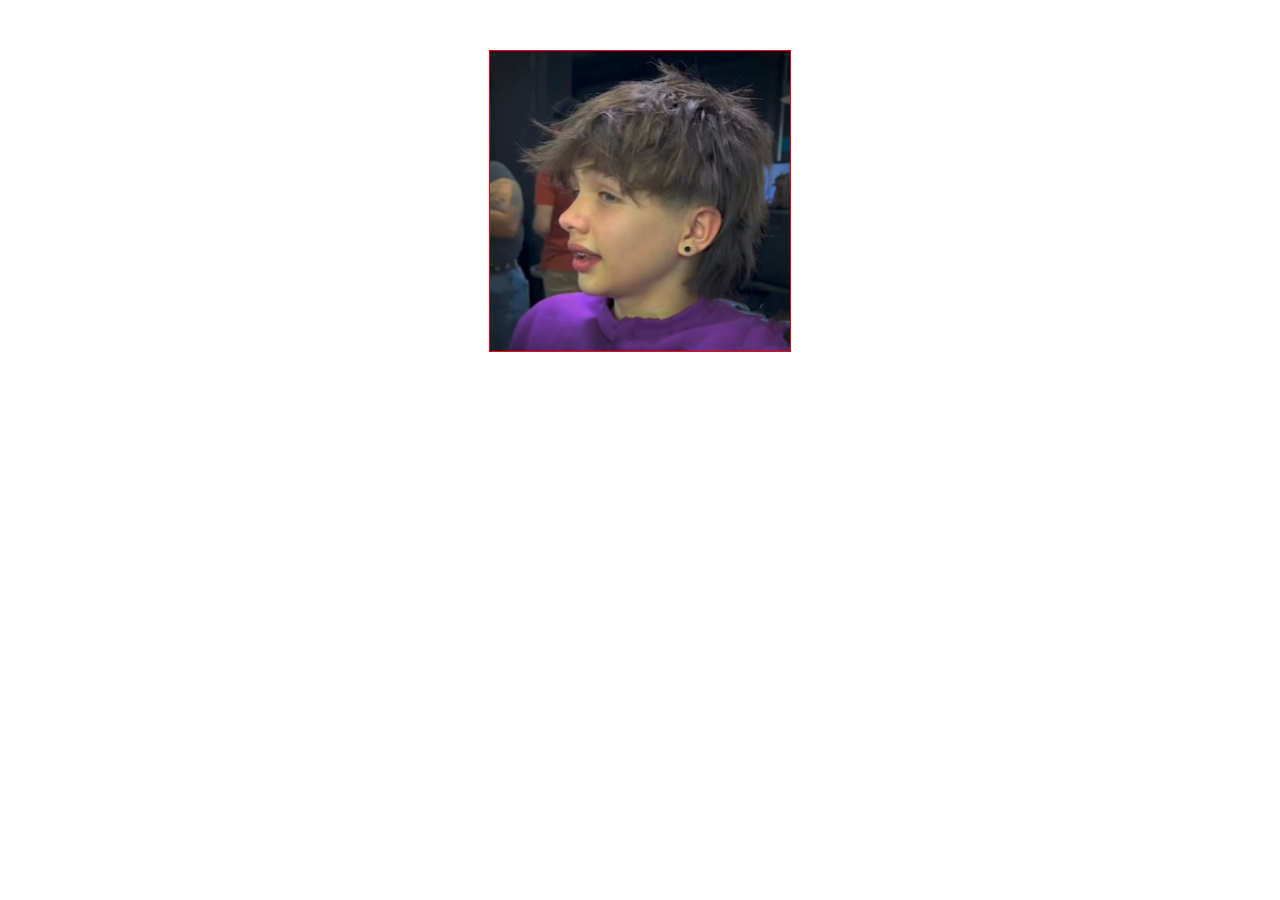
<file: index.html>
<!DOCTYPE html>
<html lang="en">
<head>
    <meta charset="UTF-8">
    <meta name="viewport" content="width=device-width, initial-scale=1.0">
    <title>Document</title>
    <link rel="stylesheet" href="./style.css">
</head>
<body>
    <div class="box">
        <img src="./photo_2024-09-12_07-10-48.jpg" alt="">
    </div>
</body>
</html>
</file>
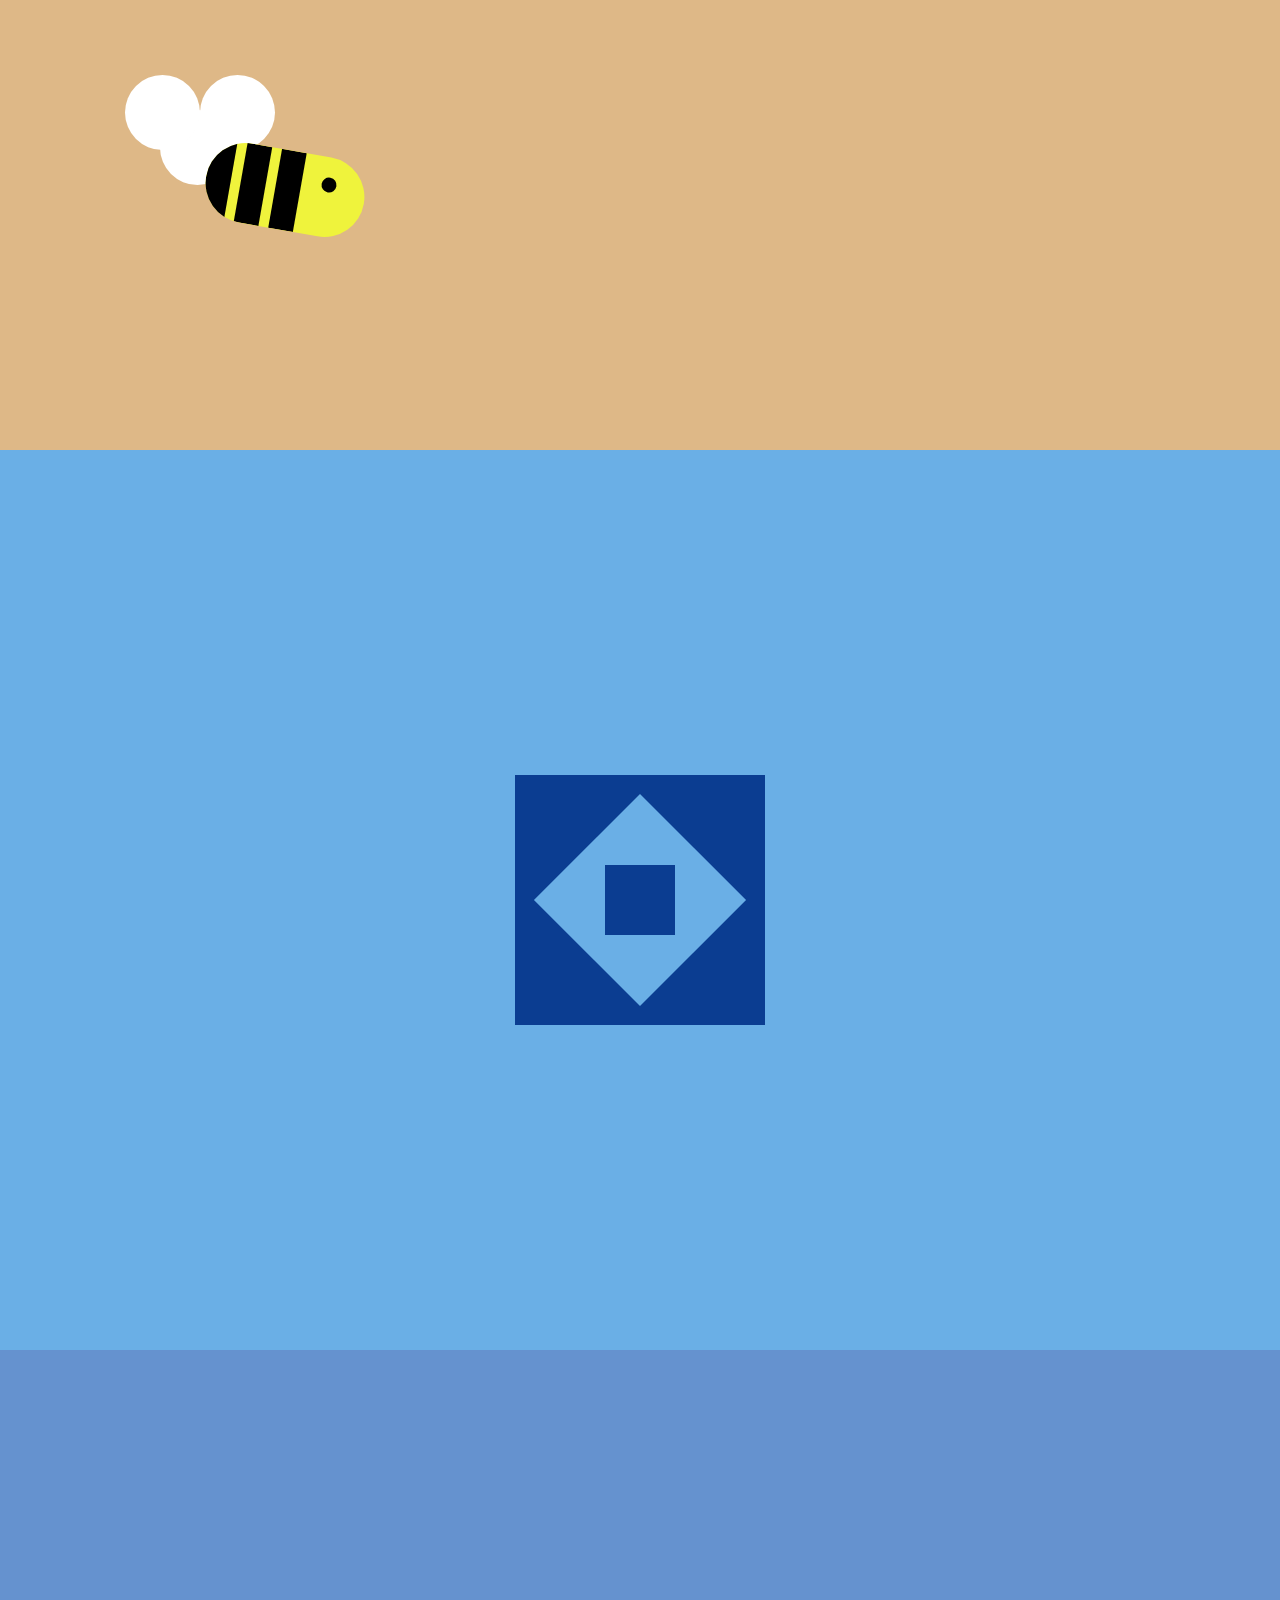
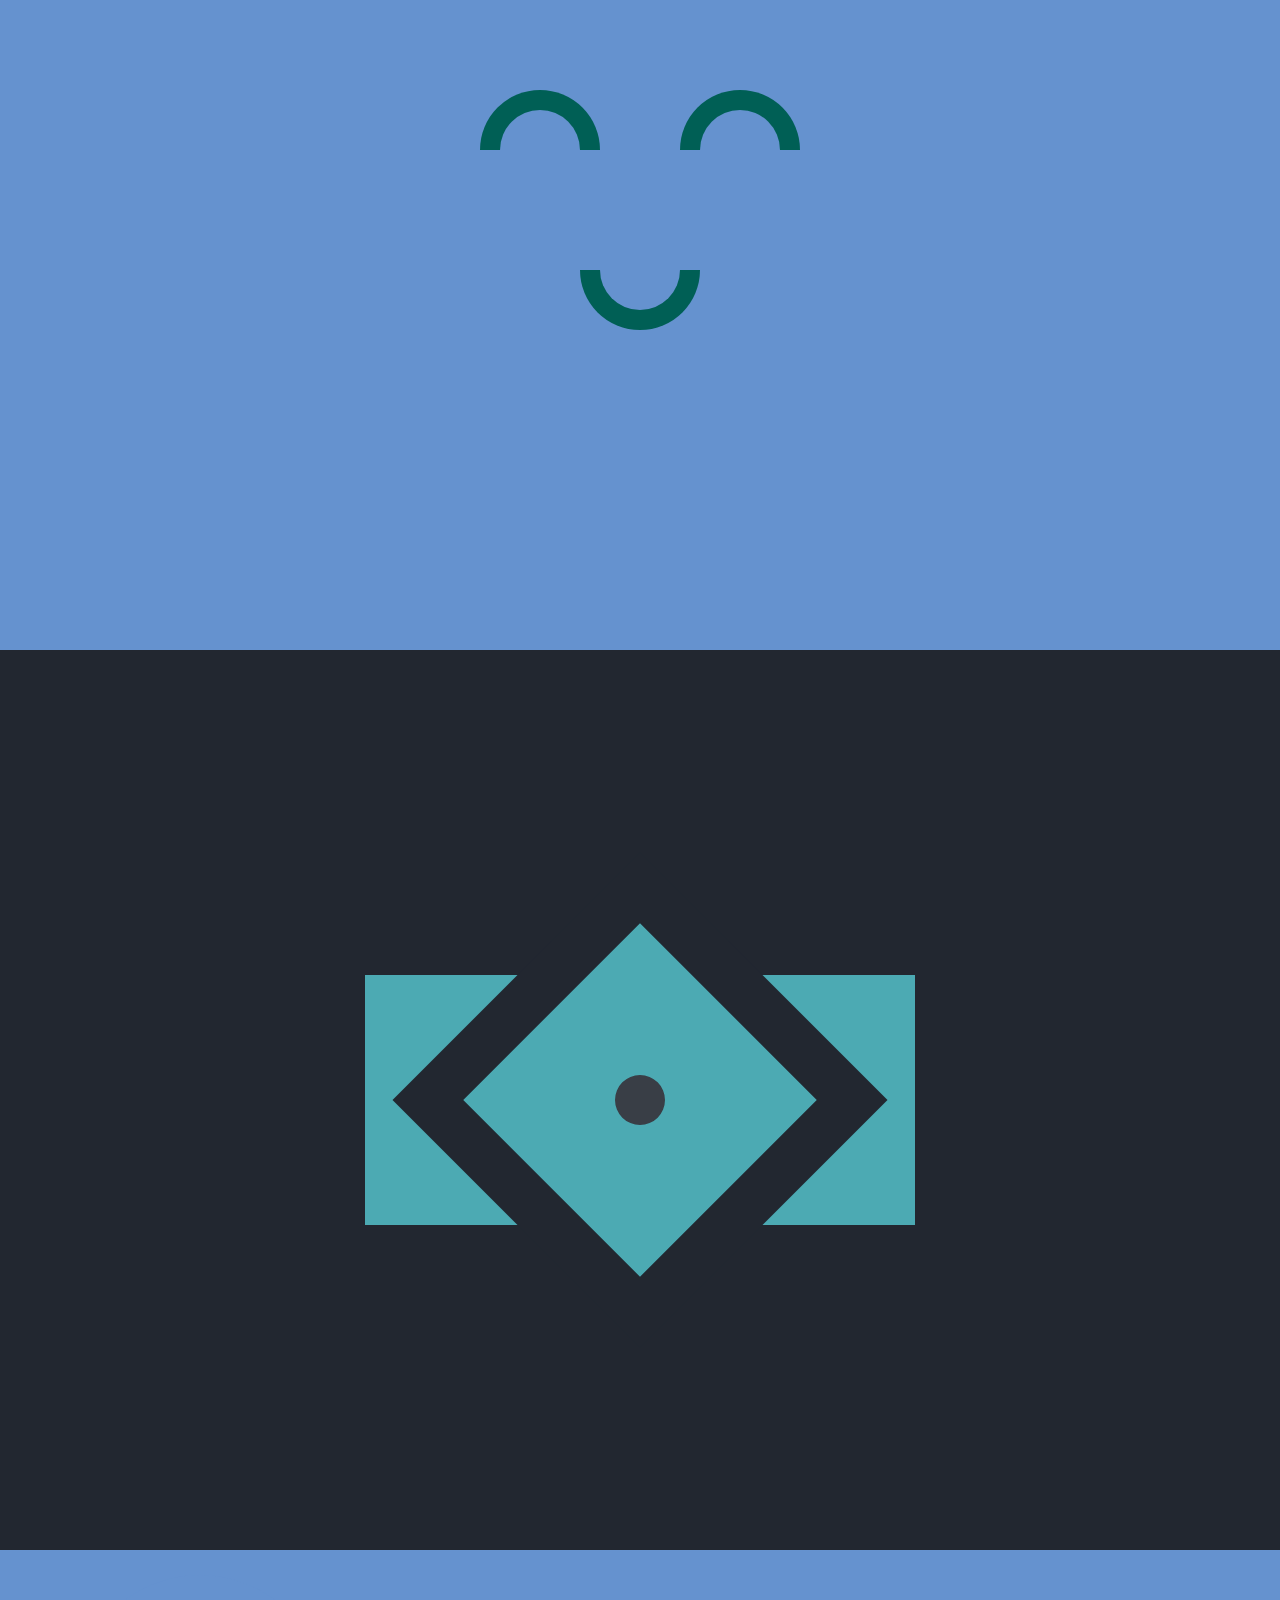
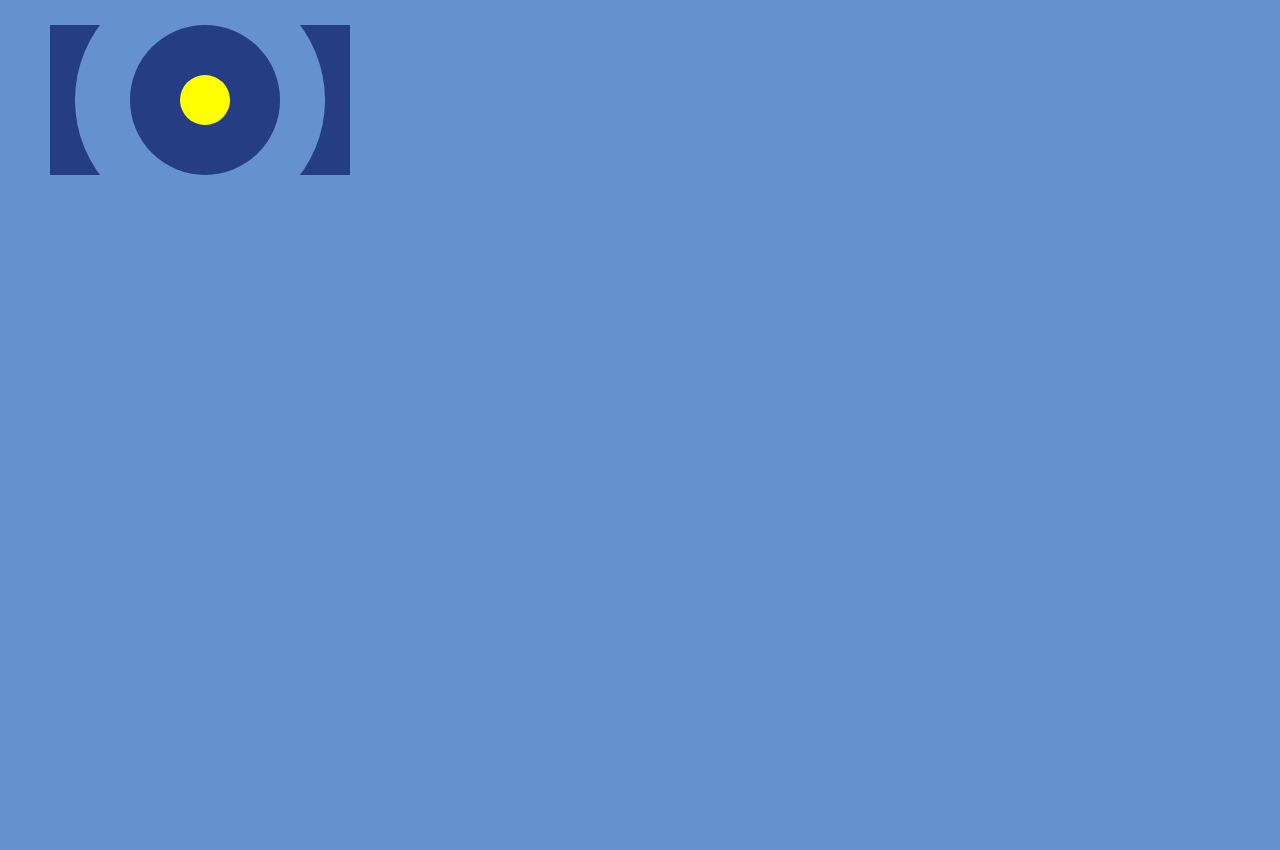
<file: homework/index.html>
<!DOCTYPE html>
<html lang="en">
<head>
    <meta charset="UTF-8">
    <meta name="viewport" content="width=device-width, initial-scale=1.0">
    <title>Document</title>
    <link rel="stylesheet" href="./css/reset.css">
    <link rel="stylesheet" href="./css/style.css">
</head>
<body>
    <section class="bee__section">
        <div class="body">
            <div class="bee__eye"></div>
            <div class="line"></div>
        </div>
        <div class="wings"></div>
    </section>
    <section class="square-section">
        <div class="outer-square">
            <div class="middle-square">
                <div class="inner-square"></div>
            </div>
        </div>
    </section>
    <style>
    </style>
</head>
<section class="section__ayes">
    <div class="eyes__firs">
        <p></p>
    </div>
    <div class="eyes__second">
        <p></p>
    </div>
    <div class="mouz">
        <p></p>
    </div>
</section>
<section class="tessarc">
    <div class="contianer"></div>
    <div class="rectangle2"></div>
    <div class="rectangle">
    <div class="circle"></div>
    </div>
</section>

    <section class="push__buttom">
        <div class="background__rect"></div>
        <div class="background__circle"></div>
        <div class="middle__circle"></div>
        <div class="center__circle"></div>
    </section>

</body>
</html>
</file>
<file: style.css>
.box{
    width: 300px;
    height: 300px;
    border: 1px solid red;
    margin: 50px auto;
    position: relative;
    overflow: hidden;
}

.box img{
    width: 100%;
    height: 100%;
    object-fit: cover;
}

.box::before{
    content: "";
    position: absolute;
    top: 0;
    left: -50%;

    width: 50%;
    height: 100%;
    background: #0009;
    z-index: 1;
    transition: .5s;
}

.box:hover::before{
    left: 0;
}
.box::after{
    content: "";
    position: absolute;
    top: 0;
    right: -50%;

    width: 50%;
    height: 100%;
    background: #0009;
    z-index: 1;
    transition: .5s;
}

.box:hover::after{
    right: 0;
}
</file>
<file: homework/css/style.css>
*{
   margin: 0;
}

.bee__section{
    background-color: burlywood;
    width: 100%;
    height: 50vh;
}

.body{
    height: 80px;
    width: 160px;
    background: #EFF33C;
    border-radius: 80px;
    left: 125px;
    top: 150px;
    position: relative;
    overflow: hidden;
    z-index: 2;
}

.bee__eye{
    height: 15px;
    width: 15px;
    background: black;
    border-radius: 50%;
    left: 115px;
    top: 20px;
    position: absolute;
}

.line{
    height: 80px;
    width: 25px;
    background: black;
    box-shadow: 35px 0 black, 70px 0 black;
    position: absolute;
}

.wings {
    height: 75px;
    width: 75px;
    background: #fff;
    border-radius: 75px;
    left: 125px;
    top: 75px;
    position: absolute;
    box-shadow: 35px 35px white, 75px 0 white;
    transition: all 0.8s ease-in-out;
}

@keyframes fly {
    0% { transform: translateY(50px); }
    50% { transform: translateY(0px); }
    100% { transform: translateY(50px); }
}

.bee__section:hover .body {
    transform: translateX(80px) rotate(10deg);
}

.bee__section:hover .wings {
    animation: fly 0.8s infinite ease-in-out;
}


.square-section {
    display: flex;
    justify-content: center;
    align-items: center;
    height: 100vh;
    width: 100%;
    background-color: #6AAFE6;
}

.outer-square {
    width: 250px;
    height: 250px;
    background-color: #0B3D91;
    display: flex;
    justify-content: center;
    align-items: center;
    transition: transform 0.5s ease;
}

.middle-square {
    width: 150px;
    height: 150px;
    background-color: #6AAFE6;
    display: flex;
    justify-content: center;
    align-items: center;
    transform: rotate(45deg);
    transition: transform 0.5s ease;
}

.inner-square {
    width: 70px;
    height: 70px;
    background-color: #0B3D91;
    transform: rotate(-45deg);
}

.square-section:hover .outer-square {
    transform: rotate(360deg);
}

.square-section:hover .middle-square {
    transform: rotate(90deg);
}
.section__ayes {
    display: flex;
    justify-content: center;
    align-items: center;
    height: 100vh;
    background: #6592CF;
}

div {
    height: 60px;
    overflow: hidden;
    position: absolute;
}

p {
    background: #005F55;
    height: 120px;
    width: 120px;
    border-radius: 50%;
}

p::after {
    content: '';
    position: absolute;
    background: #6592CF;
    height: 80px;
    width: 80px;
    border-radius: 50%;
    margin: 20px;
}

.eyes__firs{
    transform: translate(-100px, -80px);
}

.eyes__second{
    transform: rotate(180deg) translateY(-100px);
}

.mouz{
    transform: translate(100px, -80px); 
}



.tessarc{
    background-color: #222730;
    margin: 0;
    padding: 0;
    display: flex;
    align-items: center;
    justify-content: center;
    height: 100vh;
    position: relative;
}

.circle{
    width: 50px;
    height: 50px;
    background: #393E46;
    border-radius: 50%;
    position: absolute;
    top: 50%;
    left: 50%;
    transform: translate(-50% , -50%);
}

.rectangle{
    width: 250px;
    height: 250px;
    background: #4caab3;
    transform: rotate(45deg);
    position: absolute;
}
.rectangle2{
    width: 350px;
    height: 350px;
    background: #222730;
    transform: rotate(45deg);
    position: absolute;
}

.contianer{
    width: 550px;
    height: 250px;
    background: #4caab3;
    position: absolute;
}


.push__buttom{
    background-color: #6592CF;
    margin: 0;
    padding: 0;
    display: flex;
    align-items: center;
    justify-content: center;
    height: 100vh;
    position: relative;
}

.background__rect{
    width: 300px;
    height: 150px;
    position: absolute;
    top: 75px;
    left: 50px;
    background: #243D83;
}

.background__circle{
    background: #6592CF;
    position: absolute;
    width: 250px;
    height: 250px;
    left: 75px;
    top: 25px;
    border-radius: 100%;
}
.middle__circle{
    background: #243D83;
    position: absolute;
    width: 150px;
    height: 150px;
    left: 130px;
    top: 75px;
    border-radius: 100%;
}
.center__circle{
    background: yellow;
    position: absolute;
    width: 50px;
    height: 50px;
    left: 180px;
    top: 125px;
    border-radius: 100%;
}
</file>
